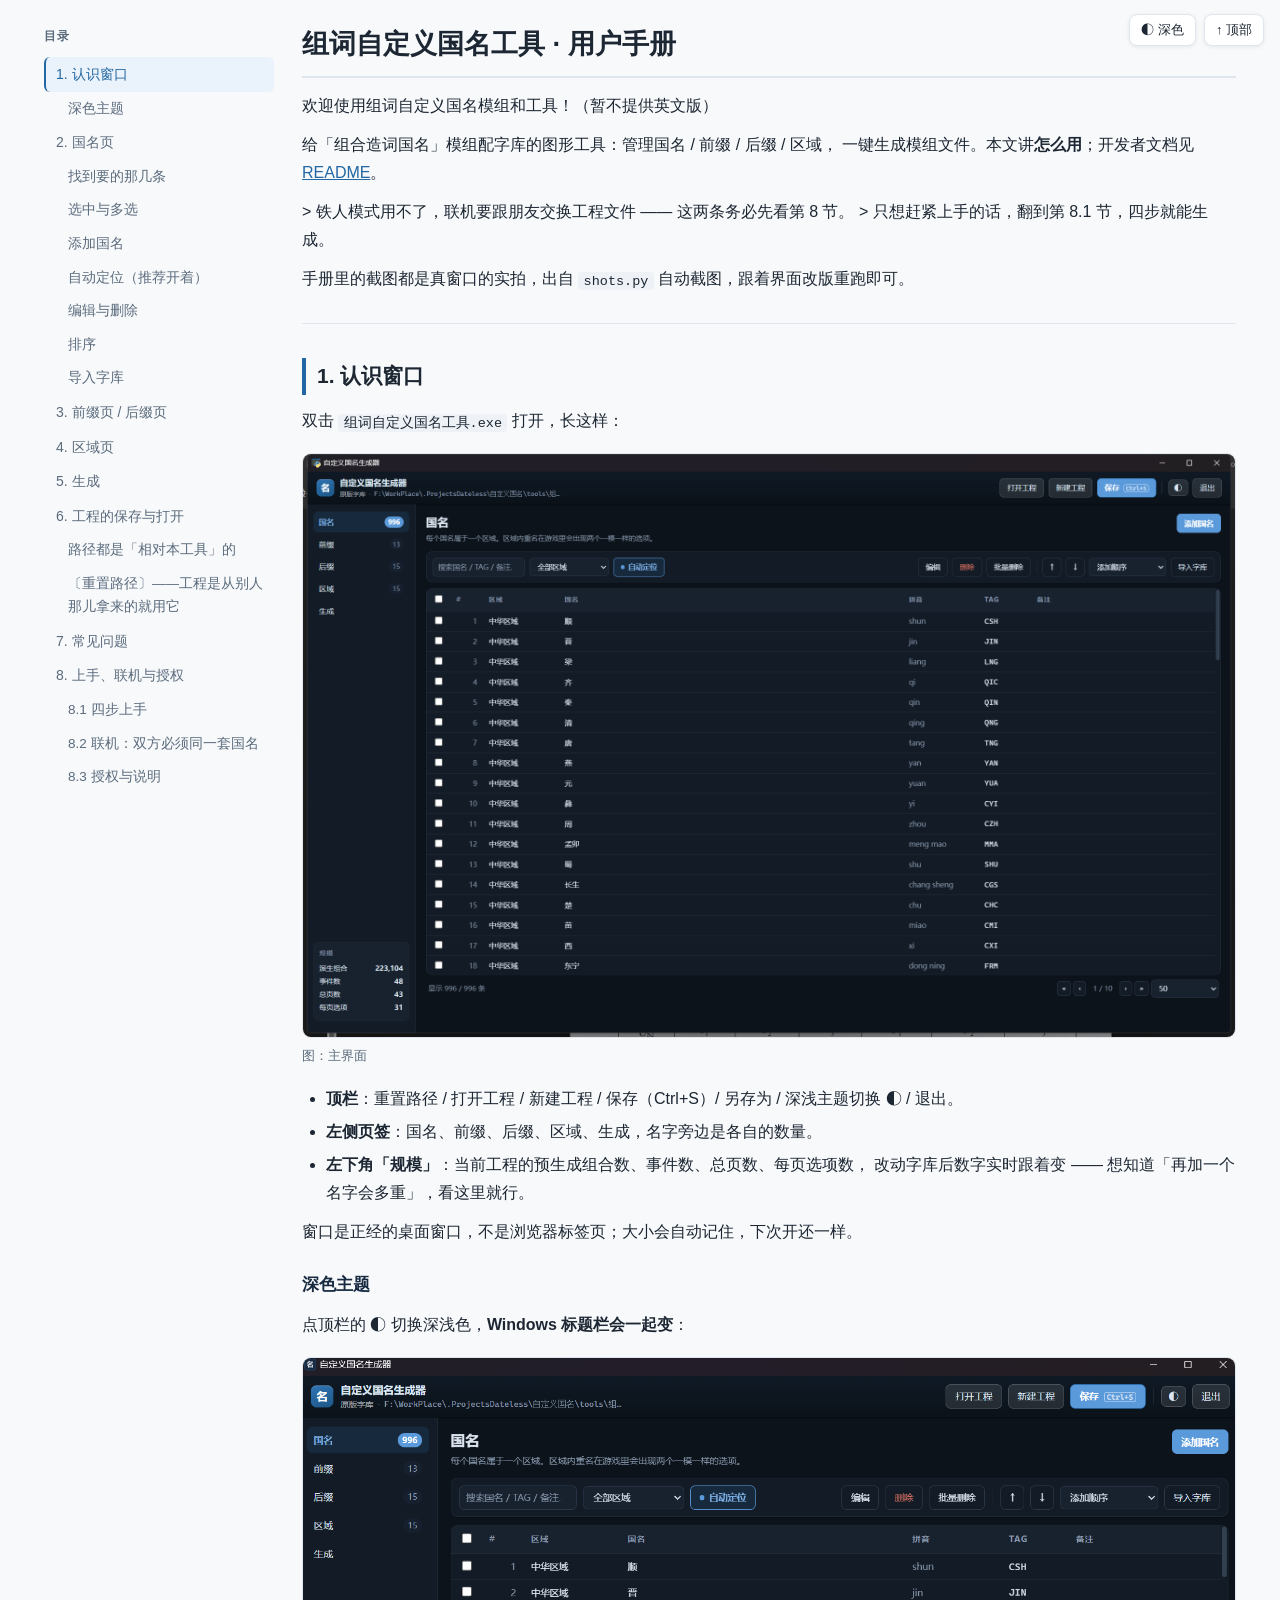
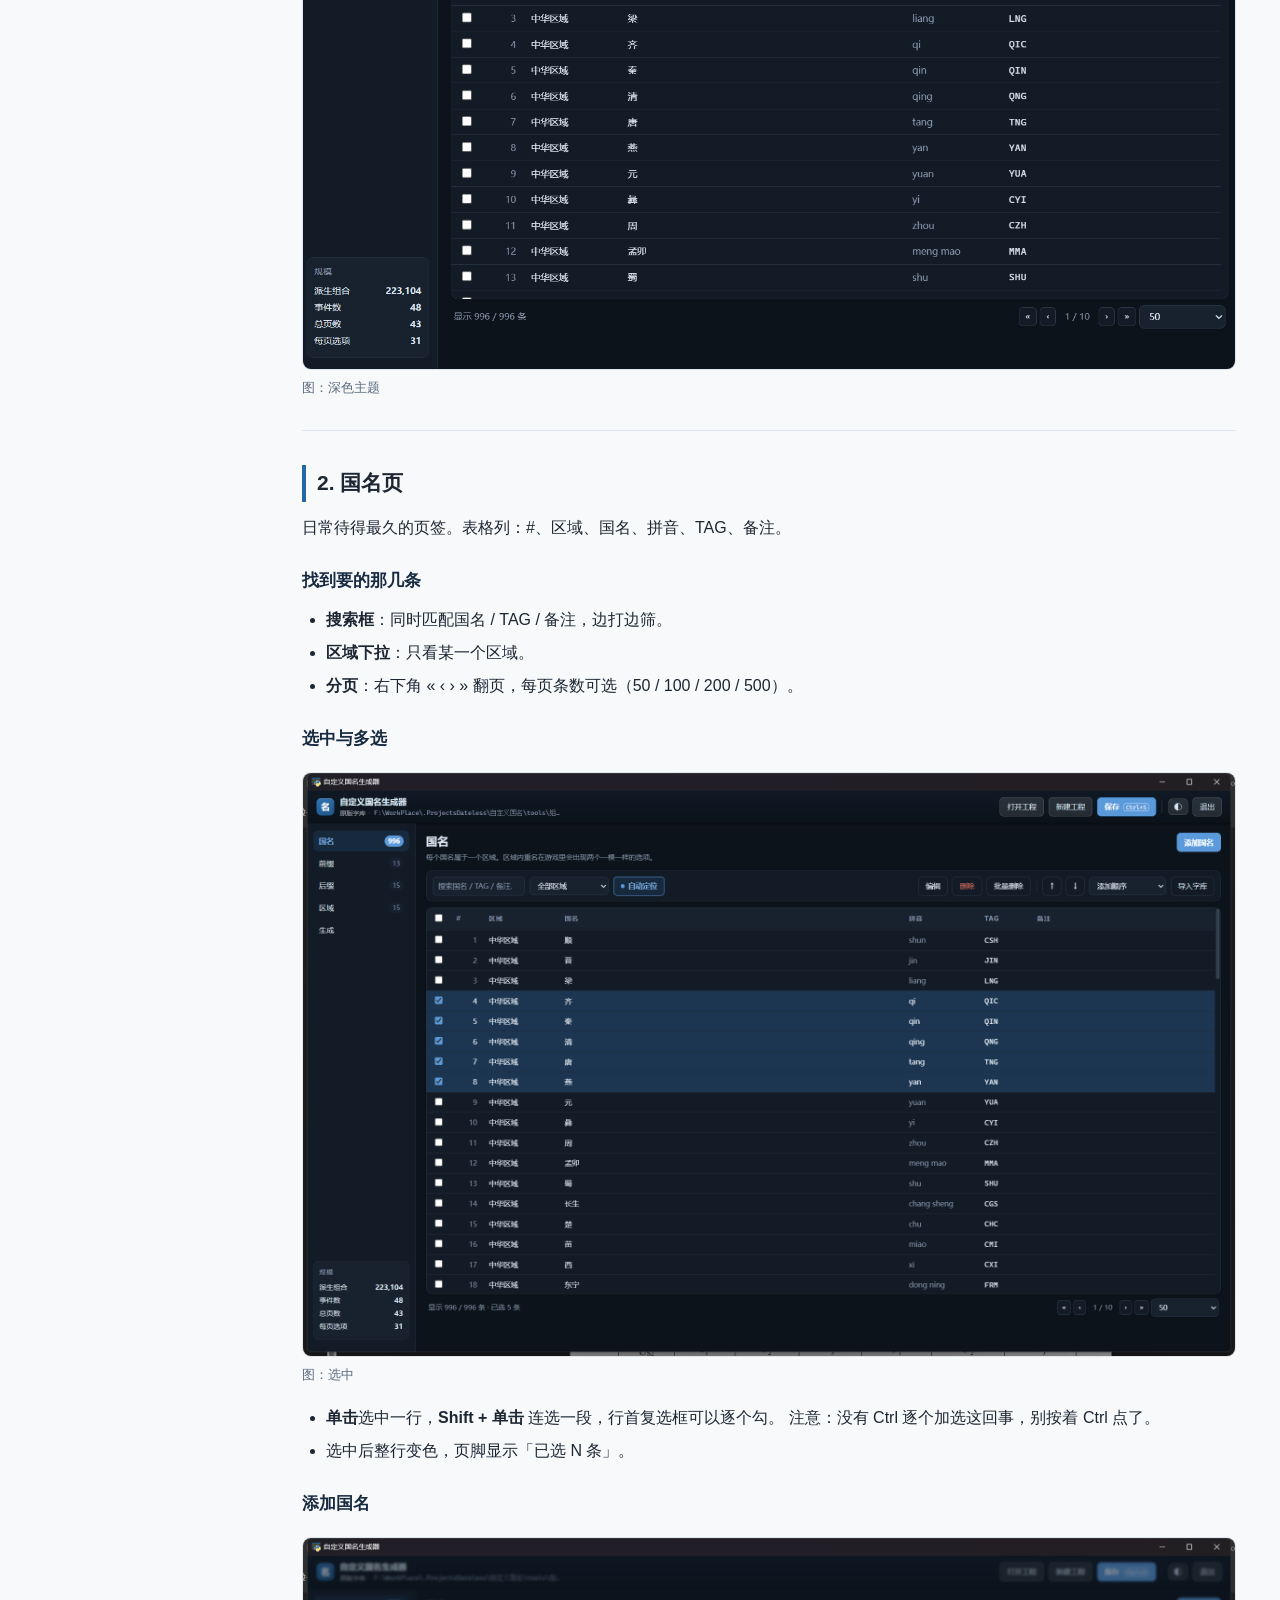
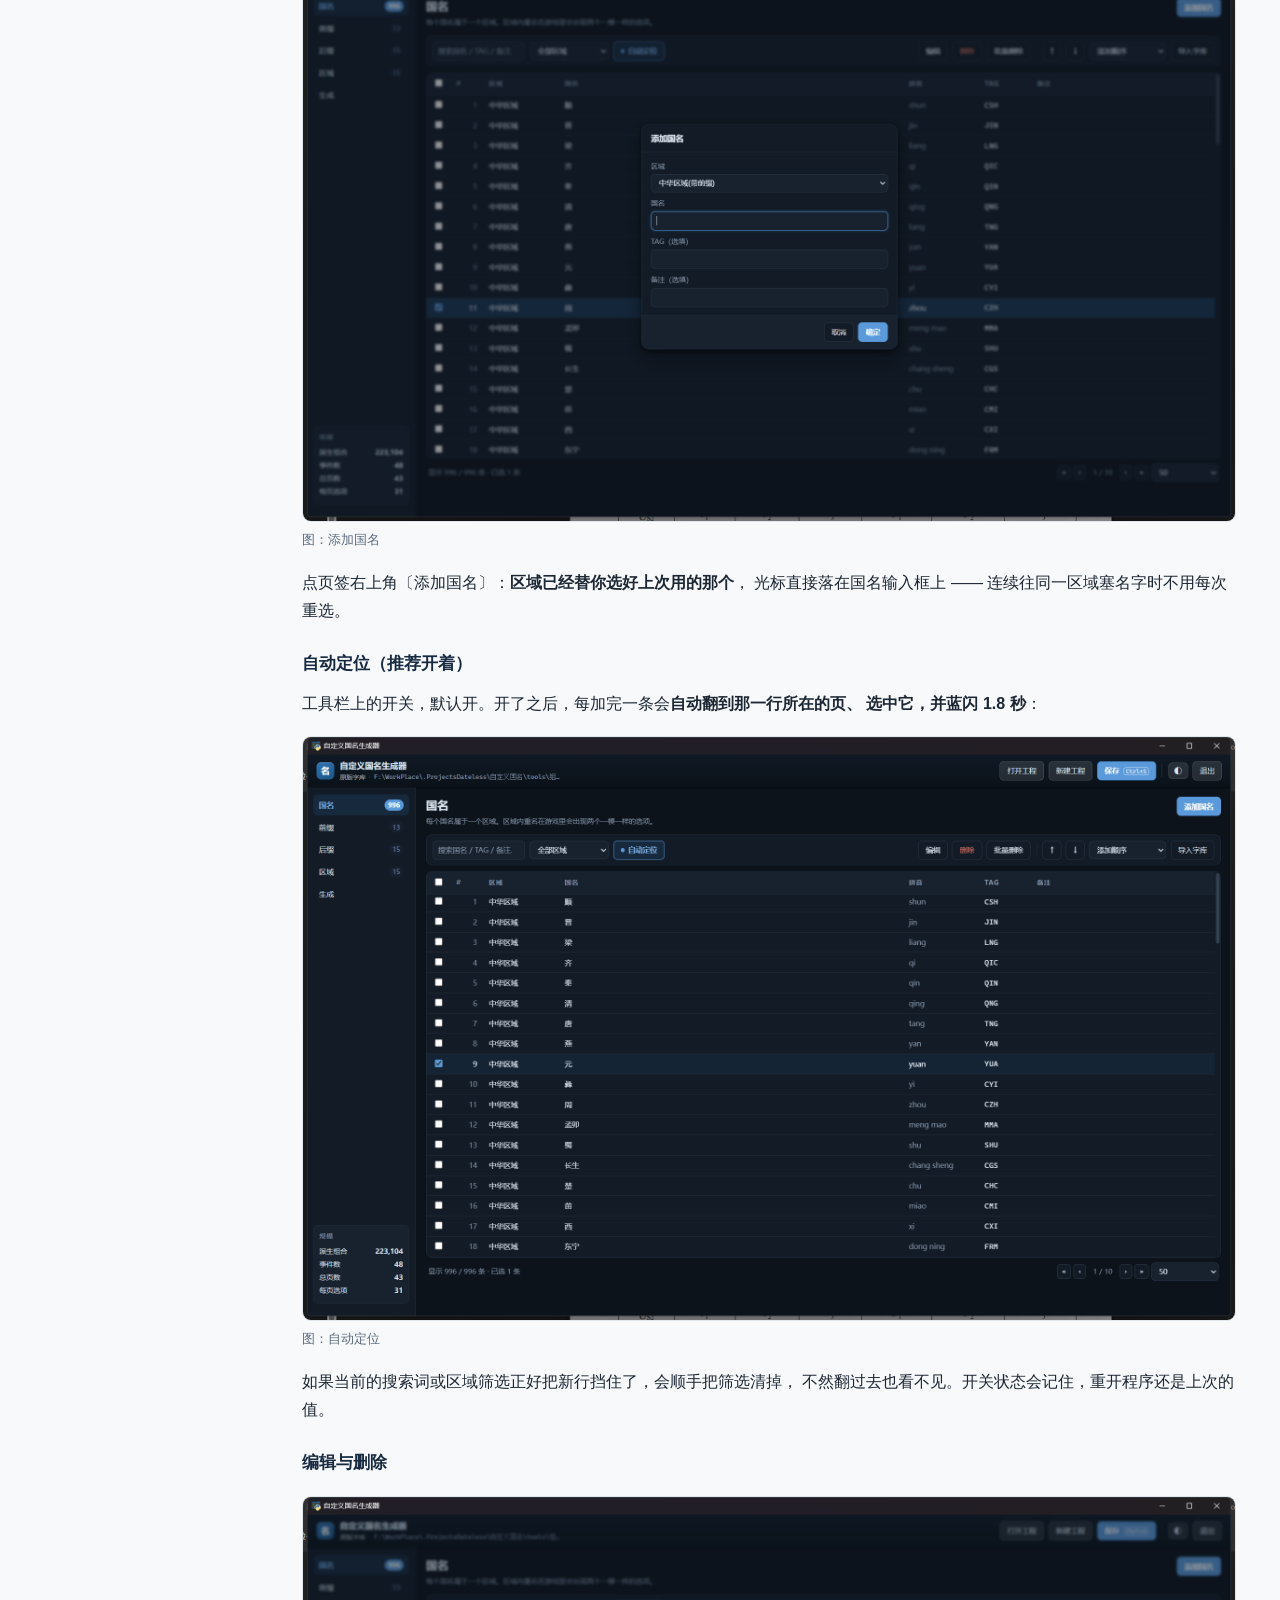
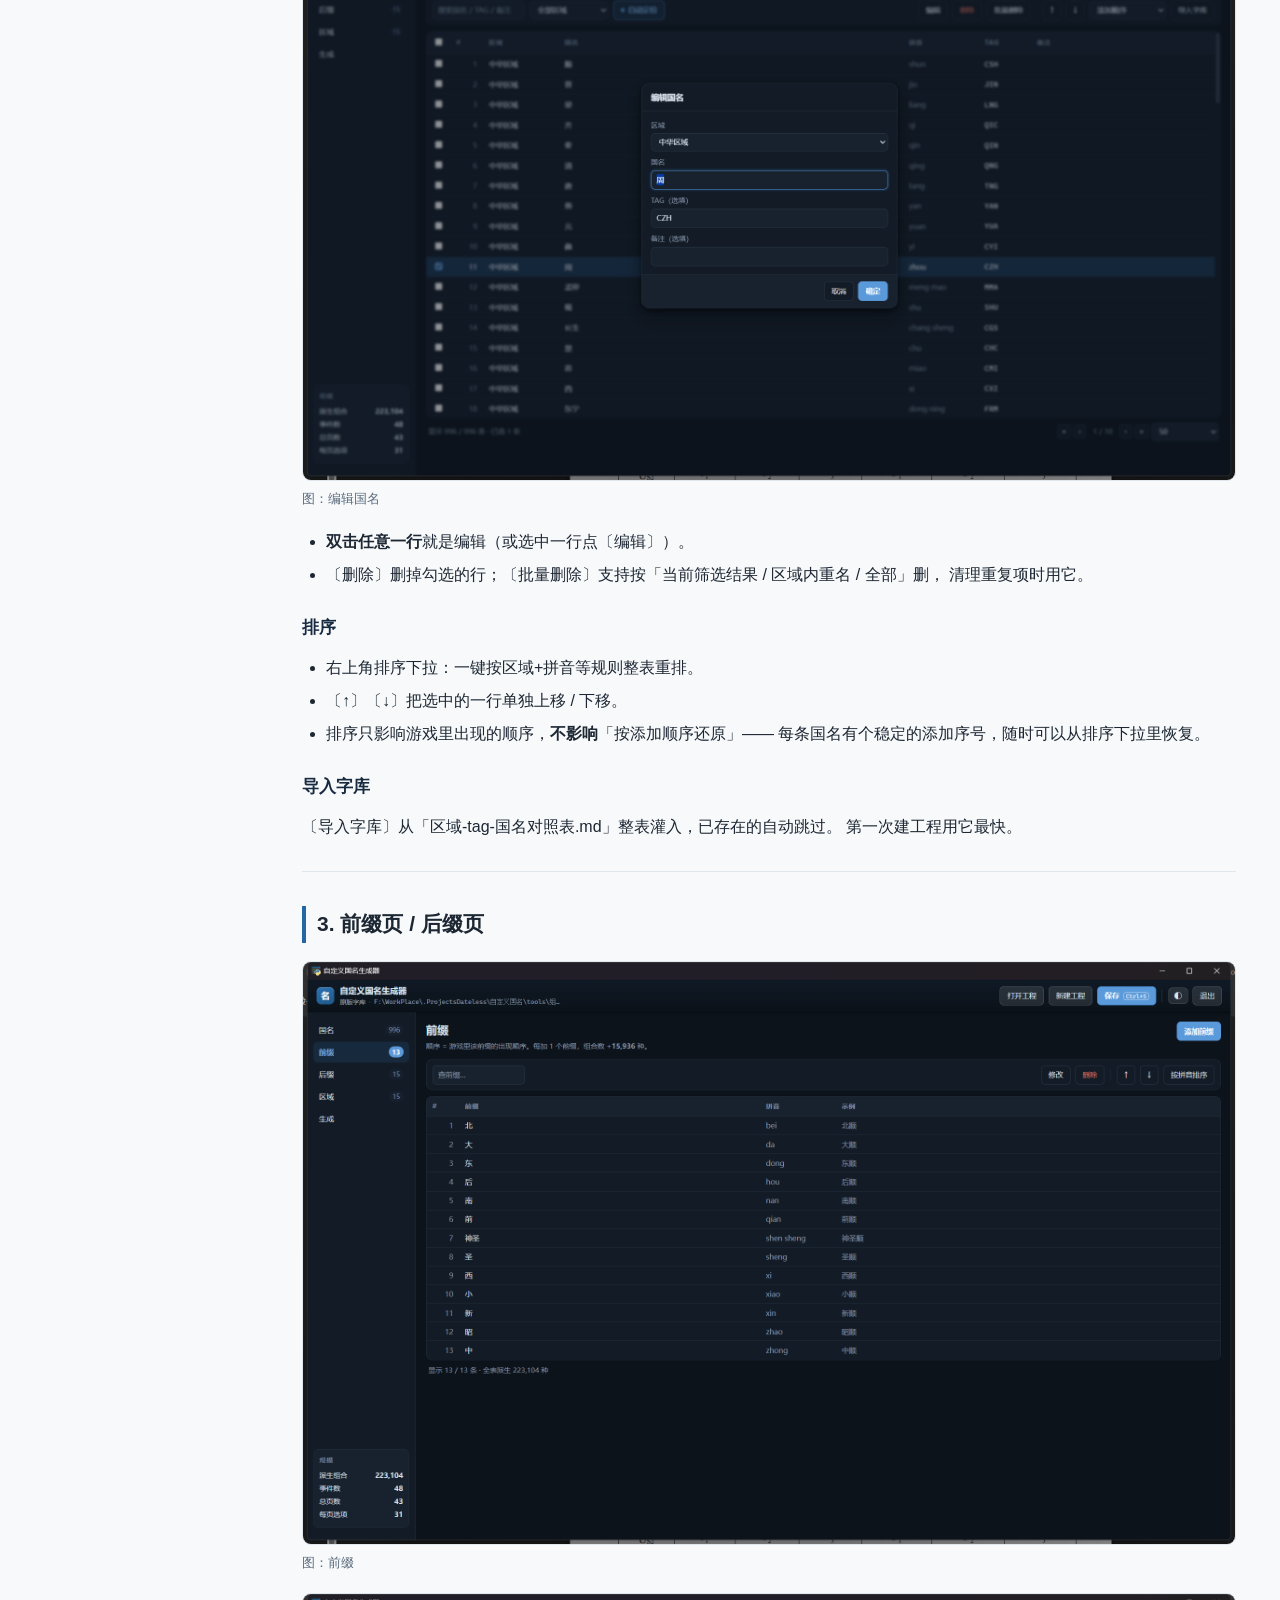
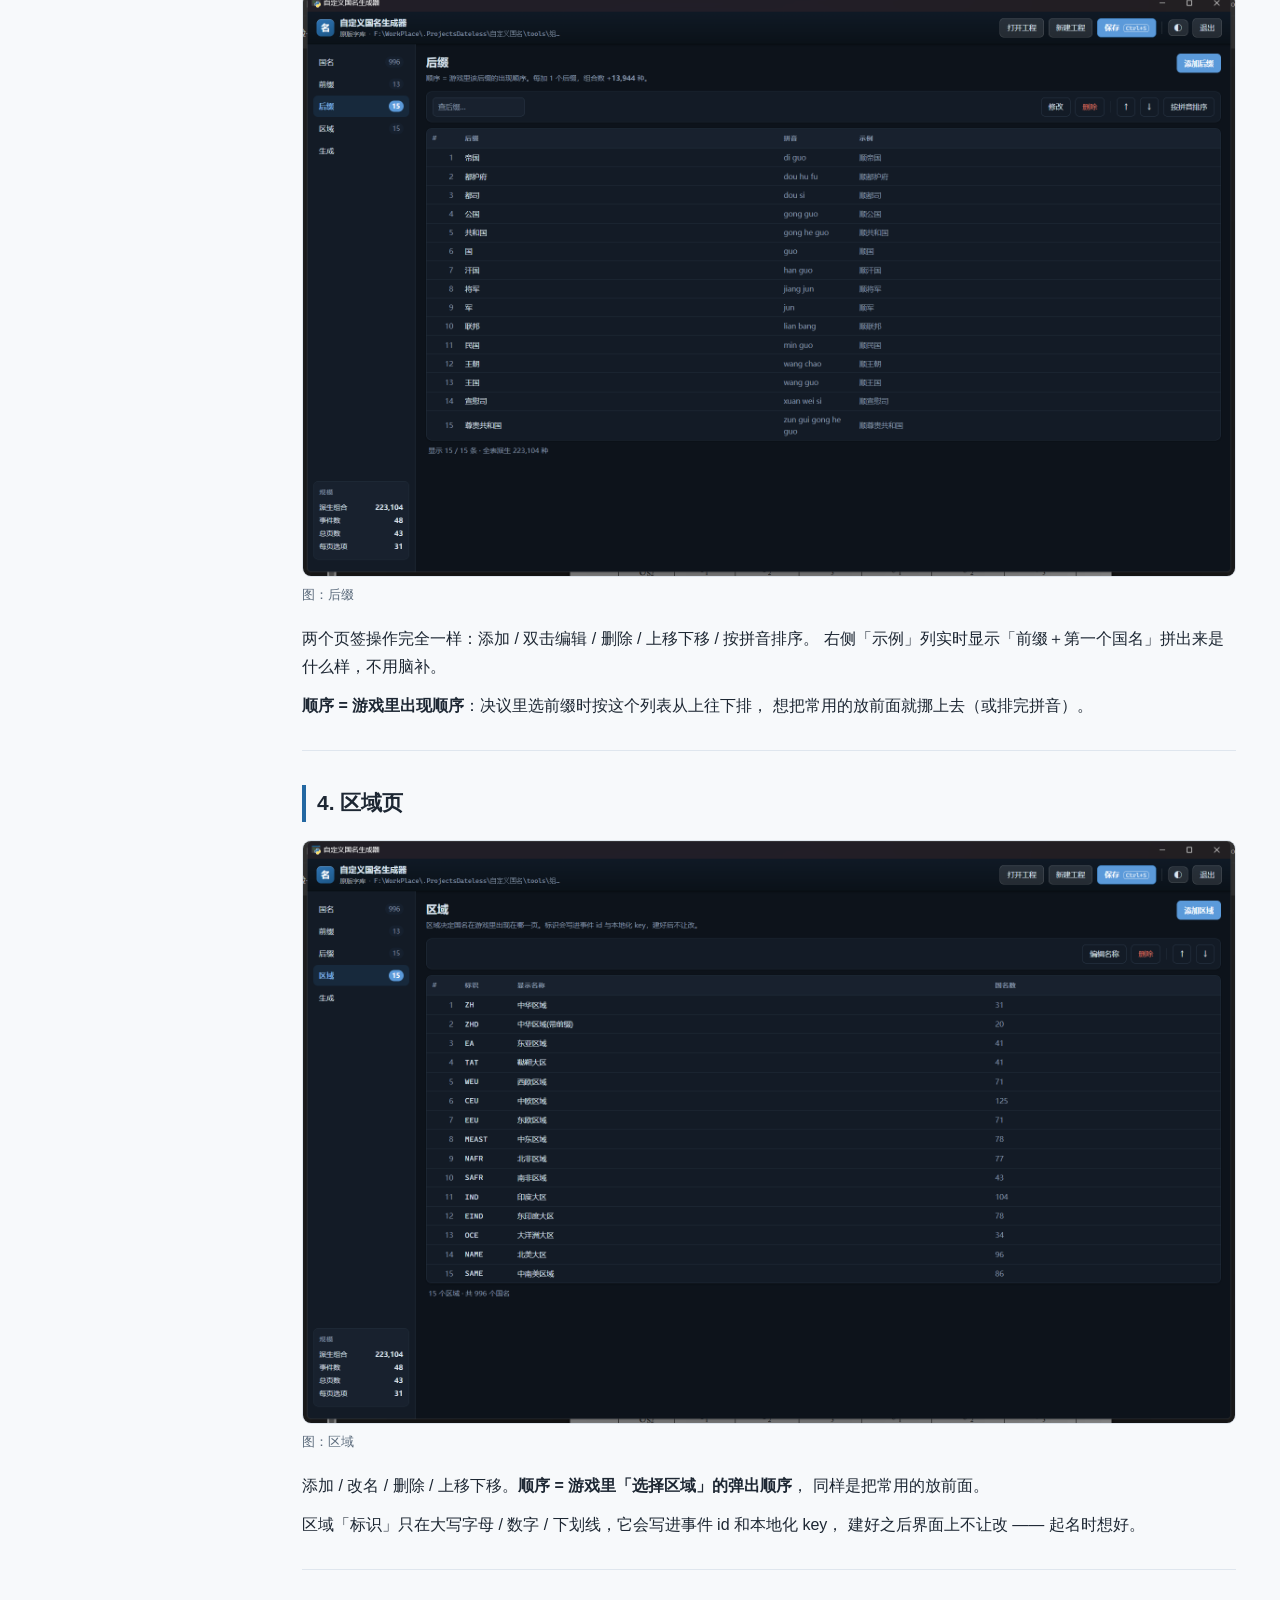
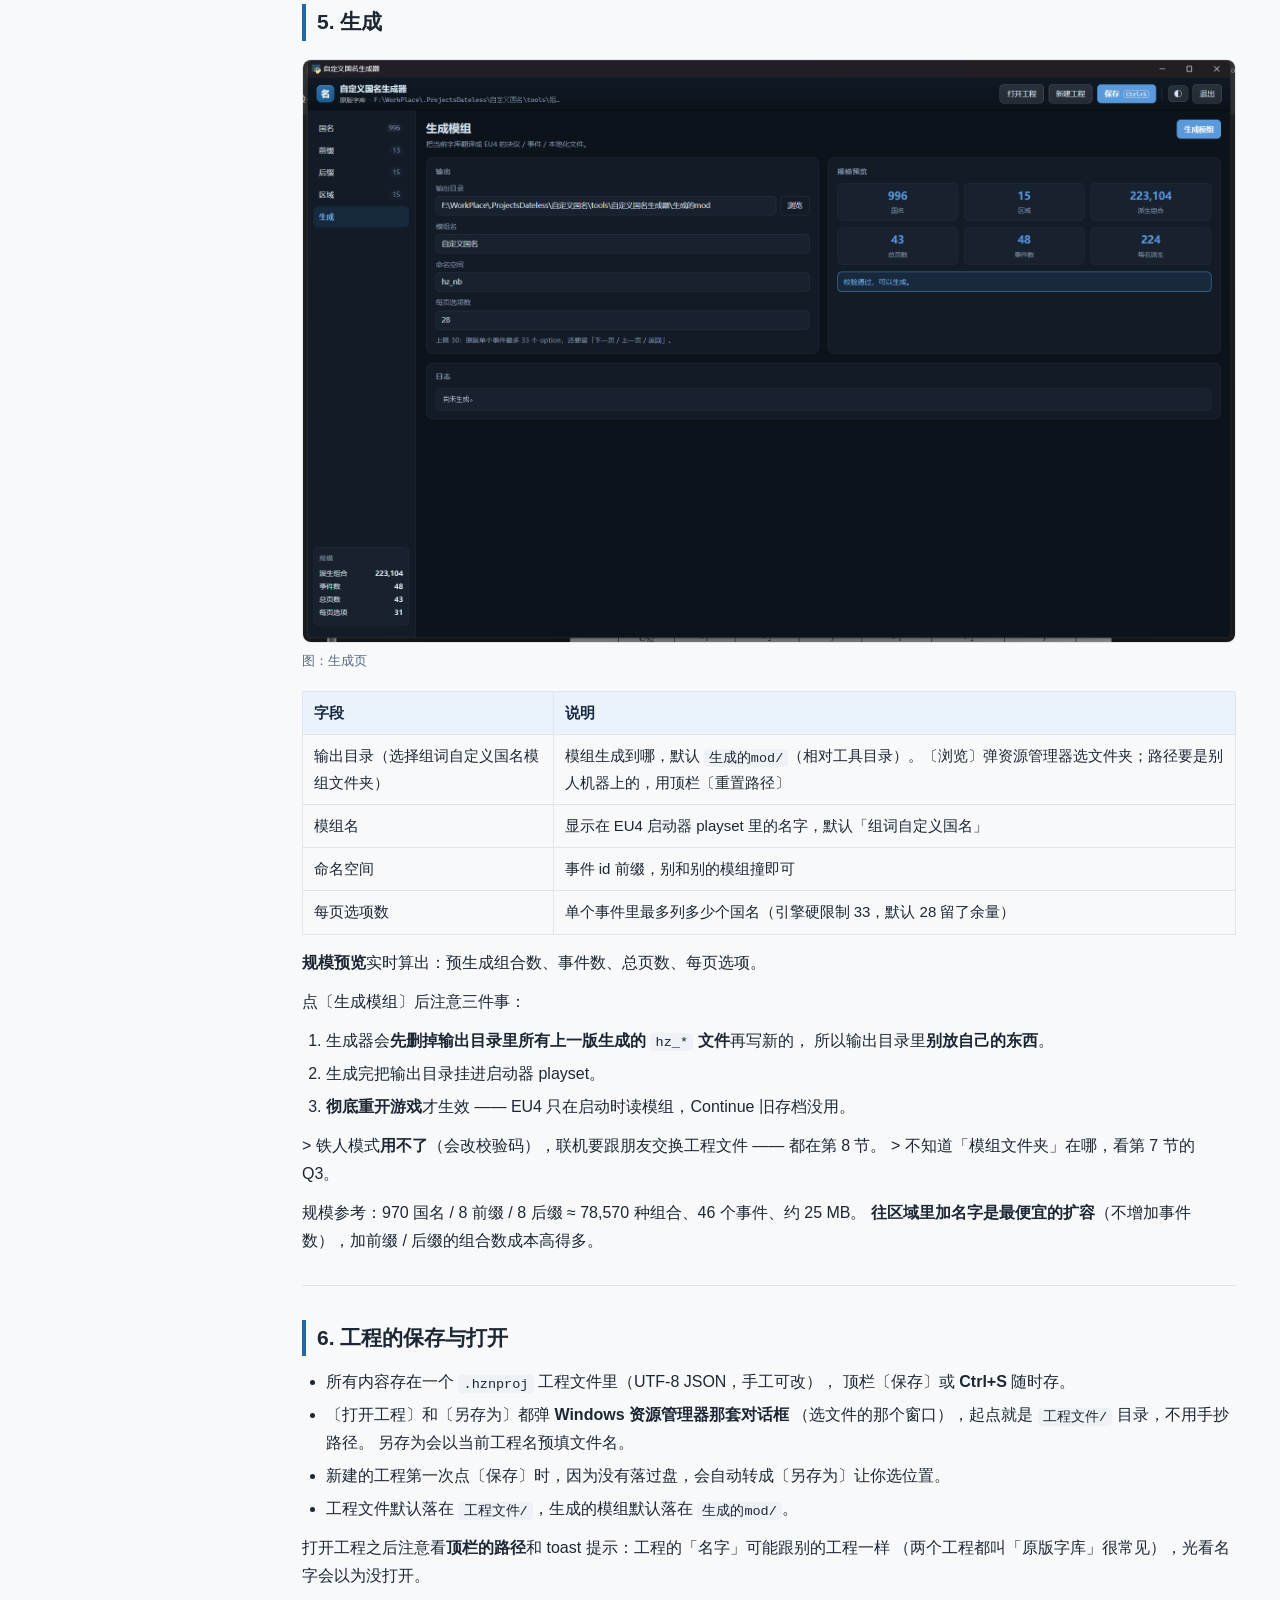
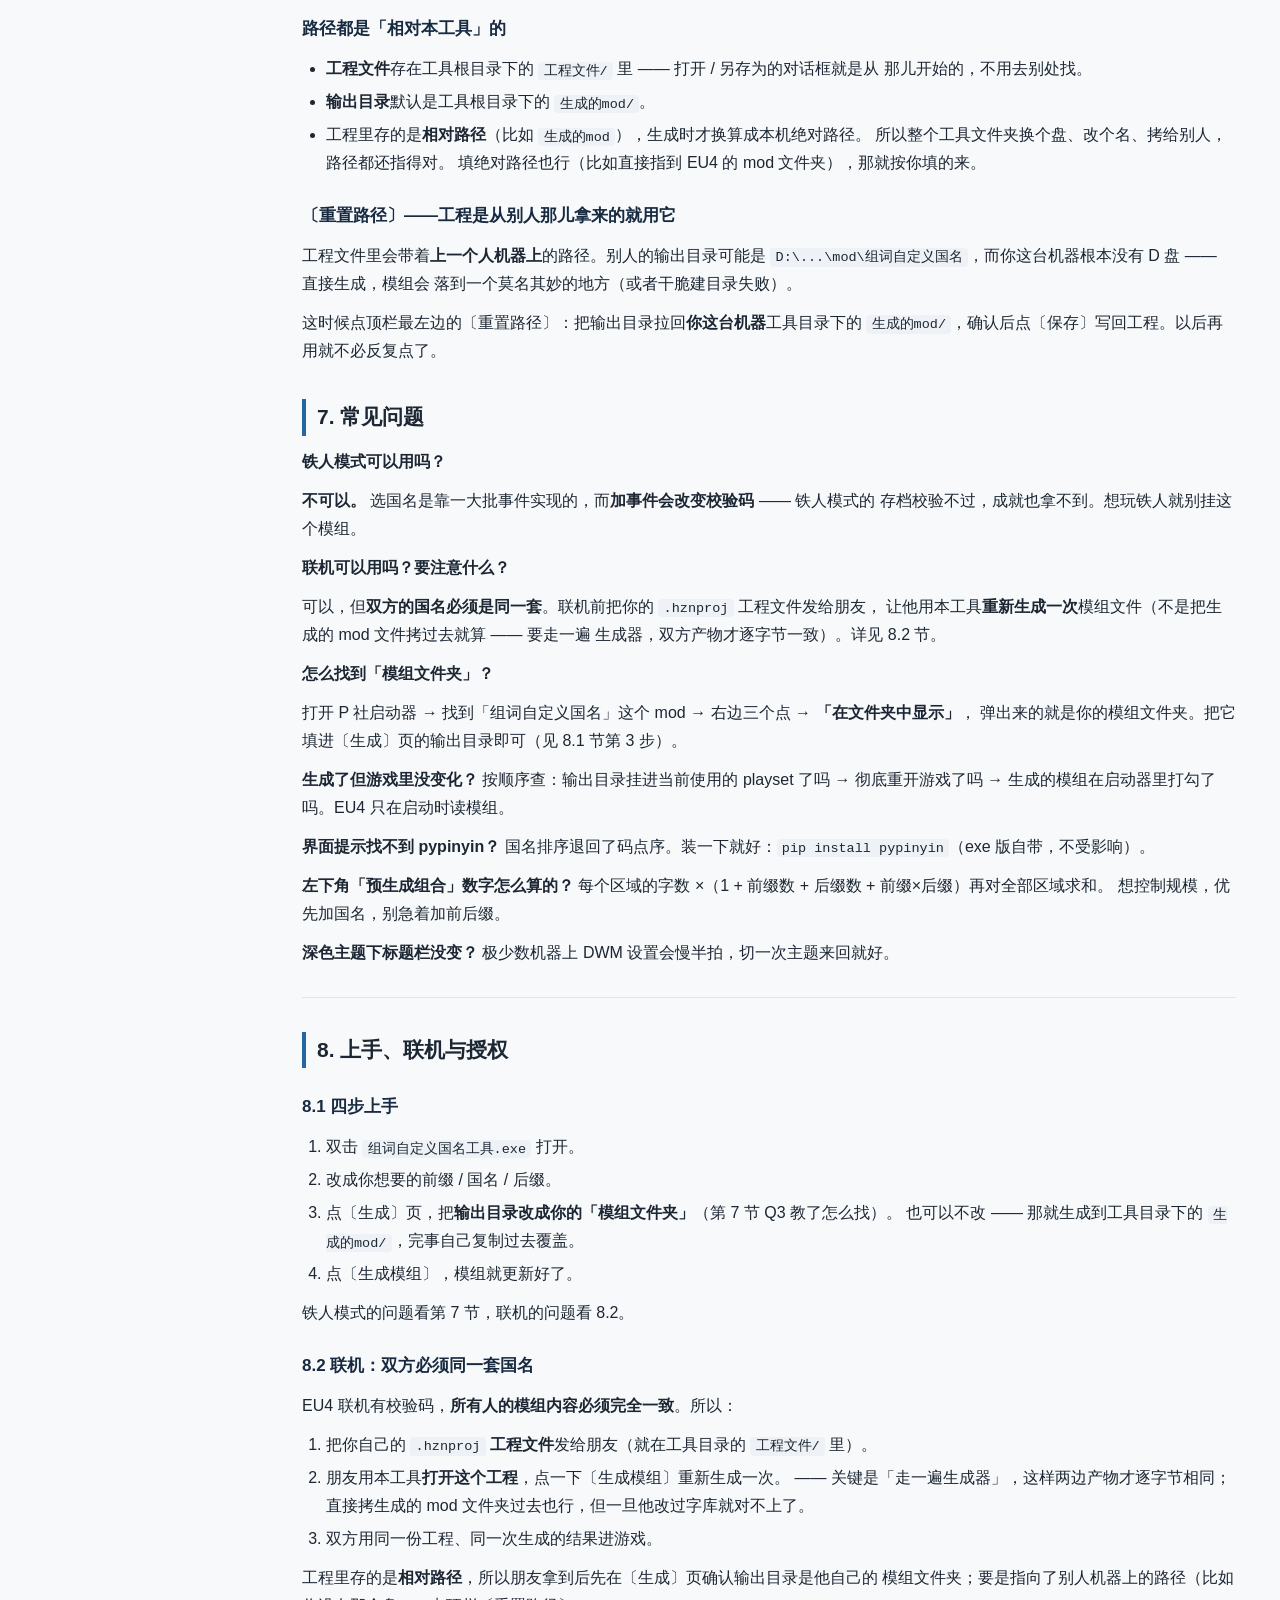
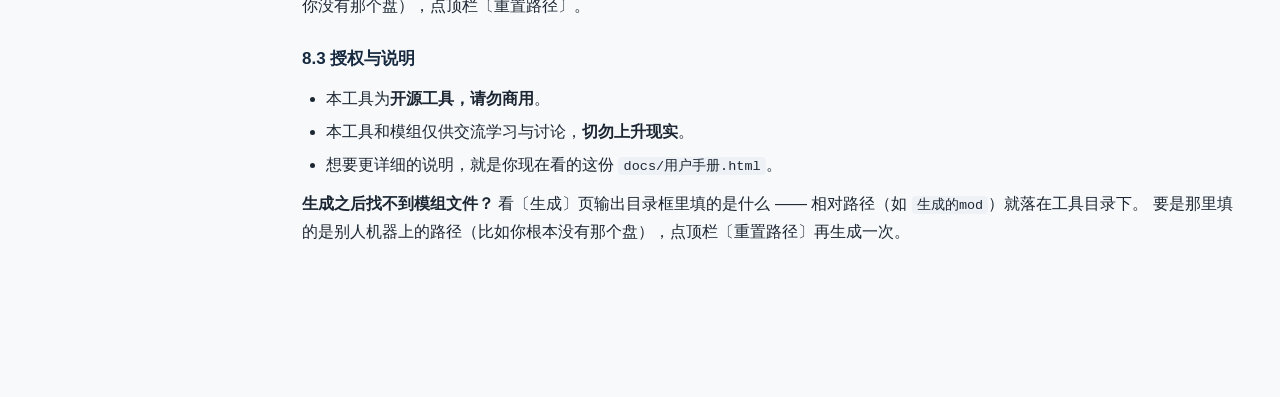
<file: docs/用户手册.html>
<!DOCTYPE html>
<html lang="zh-CN" data-theme="light">
<head>
<meta charset="utf-8">
<meta name="viewport" content="width=device-width,initial-scale=1">
<title>组词自定义国名工具 · 用户手册</title>
<style>
:root{
  --bg:#f7f9fb; --panel:#ffffff; --ink:#1d2733; --ink-dim:#5b6b7c;
  --line:#dfe6ee; --navy:#172a40; --blue:#2368a2; --blue-soft:#eaf2fb;
  --code-bg:#eef2f7; --warn:#8a4b00;
}
html[data-theme="dark"]{
  --bg:#131a22; --panel:#1b2430; --ink:#e3eaf2; --ink-dim:#9db0c4;
  --line:#2c3947; --navy:#0e1620; --blue:#5ea8e8; --blue-soft:#1e2c3c;
  --code-bg:#0f171f; --warn:#e2a758;
}
*{box-sizing:border-box}
body{margin:0;background:var(--bg);color:var(--ink);
  font:16px/1.75 -apple-system,"Segoe UI","Microsoft YaHei",sans-serif;
  -webkit-font-smoothing:antialiased}
a{color:var(--blue)}
code{background:var(--code-bg);padding:.12em .38em;border-radius:4px;
  font:13.5px/1.6 Consolas,"Cascadia Mono",monospace}
pre{background:var(--code-bg);padding:12px 14px;border-radius:8px;overflow:auto}

/* 布局：宽屏左侧目录，窄屏目录挪到正文上方 */
.wrap{display:flex;gap:28px;max-width:1240px;margin:0 auto;padding:0 24px 80px}
#toc{position:sticky;top:0;align-self:flex-start;width:230px;flex:none;
  max-height:100vh;overflow:auto;padding:26px 0}
#toc .t{font-weight:700;color:var(--ink-dim);font-size:12px;letter-spacing:.12em;
  text-transform:uppercase;margin-bottom:10px}
#toc a{display:block;padding:5px 10px;border-radius:6px;color:var(--ink-dim);
  text-decoration:none;font-size:14px;border-left:2px solid transparent}
#toc a:hover{background:var(--blue-soft)}
#toc a.on{color:var(--blue);border-left-color:var(--blue);background:var(--blue-soft)}
#toc a.lv3{padding-left:22px;font-size:13.5px}
main{flex:1;min-width:0;padding-bottom:60px}
@media (max-width:980px){
  .wrap{display:block;max-width:840px}
  #toc{position:static;width:auto;max-height:none;padding:18px 0 0}
  #toc a{display:inline-block;margin:0 4px 4px 0;border:1px solid var(--line)}
}

h1{font-size:27px;line-height:1.35;margin:26px 0 14px;padding-bottom:14px;
  border-bottom:2px solid var(--line)}
h2{font-size:21px;margin:34px 0 12px;padding-left:11px;
  border-left:4px solid var(--blue)}
h3{font-size:17px;margin:24px 0 8px;color:var(--navy)}
h3[id]{scroll-margin-top:16px}
html[data-theme="dark"] h3{color:var(--blue)}
p{margin:11px 0}
ul,ol{padding-left:1.5em;margin:11px 0}
li{margin:5px 0}
hr{border:0;border-top:1px solid var(--line);margin:30px 0}
table{border-collapse:collapse;width:100%;margin:14px 0;font-size:15px}
th,td{border:1px solid var(--line);padding:8px 11px;text-align:left;vertical-align:top}
th{background:var(--blue-soft);color:var(--navy)}
html[data-theme="dark"] th{color:var(--blue)}
figure{margin:18px 0}
figure img{display:block;width:100%;border:1px solid var(--line);
  border-radius:9px;background:var(--panel)}
figcaption{margin-top:7px;font-size:13px;color:var(--ink-dim)}
blockquote{margin:14px 0;padding:2px 0 2px 14px;color:var(--ink-dim);
  border-left:3px solid var(--blue)}

/* 顶栏按钮 */
#bar{position:fixed;right:16px;top:14px;display:flex;gap:8px;z-index:9}
#bar button{background:var(--panel);color:var(--ink);border:1px solid var(--line);
  border-radius:8px;padding:6px 11px;font-size:13px;cursor:pointer;
  box-shadow:0 1px 4px rgba(0,0,0,.08)}
#bar button:hover{border-color:var(--blue);color:var(--blue)}

@media print{
  #bar,#toc{display:none}
  .wrap{display:block;max-width:none;padding:0}
  body{background:#fff}
  figure{page-break-inside:avoid}
  h2{page-break-after:avoid}
}
</style>
</head>
<body>
<div id="bar">
  <button id="btnTheme" type="button">◐ 深色</button>
  <button id="btnTop" type="button">↑ 顶部</button>
</div>
<div class="wrap">
  <nav id="toc"><div class="t">目录</div><a class="lv2" href="#1-认识窗口">1. 认识窗口</a>
    <a class="lv3" href="#深色主题">深色主题</a>
    <a class="lv2" href="#2-国名页">2. 国名页</a>
    <a class="lv3" href="#找到要的那几条">找到要的那几条</a>
    <a class="lv3" href="#选中与多选">选中与多选</a>
    <a class="lv3" href="#添加国名">添加国名</a>
    <a class="lv3" href="#自动定位-推荐开着">自动定位（推荐开着）</a>
    <a class="lv3" href="#编辑与删除">编辑与删除</a>
    <a class="lv3" href="#排序">排序</a>
    <a class="lv3" href="#导入字库">导入字库</a>
    <a class="lv2" href="#3-前缀页-后缀页">3. 前缀页 / 后缀页</a>
    <a class="lv2" href="#4-区域页">4. 区域页</a>
    <a class="lv2" href="#5-生成">5. 生成</a>
    <a class="lv2" href="#6-工程的保存与打开">6. 工程的保存与打开</a>
    <a class="lv3" href="#路径都是-相对本工具-的">路径都是「相对本工具」的</a>
    <a class="lv3" href="#重置路径-工程是从别人那儿拿来的就用它">〔重置路径〕——工程是从别人那儿拿来的就用它</a>
    <a class="lv2" href="#7-常见问题">7. 常见问题</a>
    <a class="lv2" href="#8-上手-联机与授权">8. 上手、联机与授权</a>
    <a class="lv3" href="#8-1-四步上手">8.1 四步上手</a>
    <a class="lv3" href="#8-2-联机-双方必须同一套国名">8.2 联机：双方必须同一套国名</a>
    <a class="lv3" href="#8-3-授权与说明">8.3 授权与说明</a></nav>
  <main>
    <h1 id="组词自定义国名工具-用户手册">组词自定义国名工具 · 用户手册</h1>
    <p>欢迎使用组词自定义国名模组和工具！（暂不提供英文版）</p>
    <p>给「组合造词国名」模组配字库的图形工具：管理国名 / 前缀 / 后缀 / 区域， 一键生成模组文件。本文讲<strong>怎么用</strong>；开发者文档见 <a href="../README.md">README</a>。</p>
    <p>&gt; 铁人模式用不了，联机要跟朋友交换工程文件 —— 这两条务必先看第 8 节。 &gt; 只想赶紧上手的话，翻到第 8.1 节，四步就能生成。</p>
    <p>手册里的截图都是真窗口的实拍，出自 <code>shots.py</code> 自动截图，跟着界面改版重跑即可。</p>
    <hr>
    <h2 id="1-认识窗口">1. 认识窗口</h2>
    <p>双击 <code>组词自定义国名工具.exe</code> 打开，长这样：</p>
    <figure><a href="shots/01-main.png" target="_blank" rel="noreferrer"><img src="shots/01-main.png" alt="主界面"></a><figcaption>图：主界面</figcaption></figure>
    <ul><li><strong>顶栏</strong>：重置路径 / 打开工程 / 新建工程 / 保存（Ctrl+S）/ 另存为 / 深浅主题切换 ◐ / 退出。</li><li><strong>左侧页签</strong>：国名、前缀、后缀、区域、生成，名字旁边是各自的数量。</li><li><strong>左下角「规模」</strong>：当前工程的预生成组合数、事件数、总页数、每页选项数， 改动字库后数字实时跟着变 —— 想知道「再加一个名字会多重」，看这里就行。</li></ul>
    <p>窗口是正经的桌面窗口，不是浏览器标签页；大小会自动记住，下次开还一样。</p>
    <h3 id="深色主题">深色主题</h3>
    <p>点顶栏的 ◐ 切换深浅色，<strong>Windows 标题栏会一起变</strong>：</p>
    <figure><a href="shots/10-dark.png" target="_blank" rel="noreferrer"><img src="shots/10-dark.png" alt="深色主题"></a><figcaption>图：深色主题</figcaption></figure>
    <hr>
    <h2 id="2-国名页">2. 国名页</h2>
    <p>日常待得最久的页签。表格列：#、区域、国名、拼音、TAG、备注。</p>
    <h3 id="找到要的那几条">找到要的那几条</h3>
    <ul><li><strong>搜索框</strong>：同时匹配国名 / TAG / 备注，边打边筛。</li><li><strong>区域下拉</strong>：只看某一个区域。</li><li><strong>分页</strong>：右下角 « ‹ › » 翻页，每页条数可选（50 / 100 / 200 / 500）。</li></ul>
    <h3 id="选中与多选">选中与多选</h3>
    <figure><a href="shots/02-select.png" target="_blank" rel="noreferrer"><img src="shots/02-select.png" alt="选中"></a><figcaption>图：选中</figcaption></figure>
    <ul><li><strong>单击</strong>选中一行，<strong>Shift + 单击</strong> 连选一段，行首复选框可以逐个勾。 注意：没有 Ctrl 逐个加选这回事，别按着 Ctrl 点了。</li><li>选中后整行变色，页脚显示「已选 N 条」。</li></ul>
    <h3 id="添加国名">添加国名</h3>
    <figure><a href="shots/04-add.png" target="_blank" rel="noreferrer"><img src="shots/04-add.png" alt="添加国名"></a><figcaption>图：添加国名</figcaption></figure>
    <p>点页签右上角〔添加国名〕：<strong>区域已经替你选好上次用的那个</strong>， 光标直接落在国名输入框上 —— 连续往同一区域塞名字时不用每次重选。</p>
    <h3 id="自动定位-推荐开着">自动定位（推荐开着）</h3>
    <p>工具栏上的开关，默认开。开了之后，每加完一条会<strong>自动翻到那一行所在的页、 选中它，并蓝闪 1.8 秒</strong>：</p>
    <figure><a href="shots/05-follow.png" target="_blank" rel="noreferrer"><img src="shots/05-follow.png" alt="自动定位"></a><figcaption>图：自动定位</figcaption></figure>
    <p>如果当前的搜索词或区域筛选正好把新行挡住了，会顺手把筛选清掉， 不然翻过去也看不见。开关状态会记住，重开程序还是上次的值。</p>
    <h3 id="编辑与删除">编辑与删除</h3>
    <figure><a href="shots/03-edit.png" target="_blank" rel="noreferrer"><img src="shots/03-edit.png" alt="编辑国名"></a><figcaption>图：编辑国名</figcaption></figure>
    <ul><li><strong>双击任意一行</strong>就是编辑（或选中一行点〔编辑〕）。</li><li>〔删除〕删掉勾选的行；〔批量删除〕支持按「当前筛选结果 / 区域内重名 / 全部」删， 清理重复项时用它。</li></ul>
    <h3 id="排序">排序</h3>
    <ul><li>右上角排序下拉：一键按区域+拼音等规则整表重排。</li><li>〔↑〕〔↓〕把选中的一行单独上移 / 下移。</li><li>排序只影响游戏里出现的顺序，<strong>不影响</strong>「按添加顺序还原」—— 每条国名有个稳定的添加序号，随时可以从排序下拉里恢复。</li></ul>
    <h3 id="导入字库">导入字库</h3>
    <p>〔导入字库〕从「区域-tag-国名对照表.md」整表灌入，已存在的自动跳过。 第一次建工程用它最快。</p>
    <hr>
    <h2 id="3-前缀页-后缀页">3. 前缀页 / 后缀页</h2>
    <figure><a href="shots/06-prefix.png" target="_blank" rel="noreferrer"><img src="shots/06-prefix.png" alt="前缀"></a><figcaption>图：前缀</figcaption></figure>
    <figure><a href="shots/07-suffix.png" target="_blank" rel="noreferrer"><img src="shots/07-suffix.png" alt="后缀"></a><figcaption>图：后缀</figcaption></figure>
    <p>两个页签操作完全一样：添加 / 双击编辑 / 删除 / 上移下移 / 按拼音排序。 右侧「示例」列实时显示「前缀＋第一个国名」拼出来是什么样，不用脑补。</p>
    <p><strong>顺序 = 游戏里出现顺序</strong>：决议里选前缀时按这个列表从上往下排， 想把常用的放前面就挪上去（或排完拼音）。</p>
    <hr>
    <h2 id="4-区域页">4. 区域页</h2>
    <figure><a href="shots/08-regions.png" target="_blank" rel="noreferrer"><img src="shots/08-regions.png" alt="区域"></a><figcaption>图：区域</figcaption></figure>
    <p>添加 / 改名 / 删除 / 上移下移。<strong>顺序 = 游戏里「选择区域」的弹出顺序</strong>， 同样是把常用的放前面。</p>
    <p>区域「标识」只在大写字母 / 数字 / 下划线，它会写进事件 id 和本地化 key， 建好之后界面上不让改 —— 起名时想好。</p>
    <hr>
    <h2 id="5-生成">5. 生成</h2>
    <figure><a href="shots/09-build.png" target="_blank" rel="noreferrer"><img src="shots/09-build.png" alt="生成页"></a><figcaption>图：生成页</figcaption></figure>
    <table><thead><tr><th>字段</th><th>说明</th></tr></thead><tbody><tr><td>输出目录（选择组词自定义国名模组文件夹）</td><td>模组生成到哪，默认 <code>生成的mod/</code>（相对工具目录）。〔浏览〕弹资源管理器选文件夹；路径要是别人机器上的，用顶栏〔重置路径〕</td></tr><tr><td>模组名</td><td>显示在 EU4 启动器 playset 里的名字，默认「组词自定义国名」</td></tr><tr><td>命名空间</td><td>事件 id 前缀，别和别的模组撞即可</td></tr><tr><td>每页选项数</td><td>单个事件里最多列多少个国名（引擎硬限制 33，默认 28 留了余量）</td></tr></tbody></table>
    <p><strong>规模预览</strong>实时算出：预生成组合数、事件数、总页数、每页选项。</p>
    <p>点〔生成模组〕后注意三件事：</p>
    <ol><li>生成器会<strong>先删掉输出目录里所有上一版生成的 <code>hz_*</code> 文件</strong>再写新的， 所以输出目录里<strong>别放自己的东西</strong>。</li><li>生成完把输出目录挂进启动器 playset。</li><li><strong>彻底重开游戏</strong>才生效 —— EU4 只在启动时读模组，Continue 旧存档没用。</li></ol>
    <p>&gt; 铁人模式<strong>用不了</strong>（会改校验码），联机要跟朋友交换工程文件 —— 都在第 8 节。 &gt; 不知道「模组文件夹」在哪，看第 7 节的 Q3。</p>
    <p>规模参考：970 国名 / 8 前缀 / 8 后缀 ≈ 78,570 种组合、46 个事件、约 25 MB。 <strong>往区域里加名字是最便宜的扩容</strong>（不增加事件数），加前缀 / 后缀的组合数成本高得多。</p>
    <hr>
    <h2 id="6-工程的保存与打开">6. 工程的保存与打开</h2>
    <ul><li>所有内容存在一个 <code>.hznproj</code> 工程文件里（UTF-8 JSON，手工可改）， 顶栏〔保存〕或 <strong>Ctrl+S</strong> 随时存。</li><li>〔打开工程〕和〔另存为〕都弹 <strong>Windows 资源管理器那套对话框</strong> （选文件的那个窗口），起点就是 <code>工程文件/</code> 目录，不用手抄路径。 另存为会以当前工程名预填文件名。</li><li>新建的工程第一次点〔保存〕时，因为没有落过盘，会自动转成〔另存为〕让你选位置。</li><li>工程文件默认落在 <code>工程文件/</code>，生成的模组默认落在 <code>生成的mod/</code>。</li></ul>
    <p>打开工程之后注意看<strong>顶栏的路径</strong>和 toast 提示：工程的「名字」可能跟别的工程一样 （两个工程都叫「原版字库」很常见），光看名字会以为没打开。</p>
    <h3 id="路径都是-相对本工具-的">路径都是「相对本工具」的</h3>
    <ul><li><strong>工程文件</strong>存在工具根目录下的 <code>工程文件/</code> 里 —— 打开 / 另存为的对话框就是从 那儿开始的，不用去别处找。</li><li><strong>输出目录</strong>默认是工具根目录下的 <code>生成的mod/</code>。</li><li>工程里存的是<strong>相对路径</strong>（比如 <code>生成的mod</code>），生成时才换算成本机绝对路径。 所以整个工具文件夹换个盘、改个名、拷给别人，路径都还指得对。 填绝对路径也行（比如直接指到 EU4 的 mod 文件夹），那就按你填的来。</li></ul>
    <h3 id="重置路径-工程是从别人那儿拿来的就用它">〔重置路径〕——工程是从别人那儿拿来的就用它</h3>
    <p>工程文件里会带着<strong>上一个人机器上</strong>的路径。别人的输出目录可能是 <code>D:\...\mod\组词自定义国名</code>，而你这台机器根本没有 D 盘 —— 直接生成，模组会 落到一个莫名其妙的地方（或者干脆建目录失败）。</p>
    <p>这时候点顶栏最左边的〔重置路径〕：把输出目录拉回<strong>你这台机器</strong>工具目录下的 <code>生成的mod/</code>，确认后点〔保存〕写回工程。以后再用就不必反复点了。</p>
    <h2 id="7-常见问题">7. 常见问题</h2>
    <p><strong>铁人模式可以用吗？</strong></p>
    <p><strong>不可以。</strong> 选国名是靠一大批事件实现的，而<strong>加事件会改变校验码</strong> —— 铁人模式的 存档校验不过，成就也拿不到。想玩铁人就别挂这个模组。</p>
    <p><strong>联机可以用吗？要注意什么？</strong></p>
    <p>可以，但<strong>双方的国名必须是同一套</strong>。联机前把你的 <code>.hznproj</code> 工程文件发给朋友， 让他用本工具<strong>重新生成一次</strong>模组文件（不是把生成的 mod 文件拷过去就算 —— 要走一遍 生成器，双方产物才逐字节一致）。详见 8.2 节。</p>
    <p><strong>怎么找到「模组文件夹」？</strong></p>
    <p>打开 P 社启动器 → 找到「组词自定义国名」这个 mod → 右边三个点 → <strong>「在文件夹中显示」</strong>， 弹出来的就是你的模组文件夹。把它填进〔生成〕页的输出目录即可（见 8.1 节第 3 步）。</p>
    <p><strong>生成了但游戏里没变化？</strong> 按顺序查：输出目录挂进当前使用的 playset 了吗 → 彻底重开游戏了吗 → 生成的模组在启动器里打勾了吗。EU4 只在启动时读模组。</p>
    <p><strong>界面提示找不到 pypinyin？</strong> 国名排序退回了码点序。装一下就好：<code>pip install pypinyin</code>（exe 版自带，不受影响）。</p>
    <p><strong>左下角「预生成组合」数字怎么算的？</strong> 每个区域的字数 ×（1 + 前缀数 + 后缀数 + 前缀×后缀）再对全部区域求和。 想控制规模，优先加国名，别急着加前后缀。</p>
    <p><strong>深色主题下标题栏没变？</strong> 极少数机器上 DWM 设置会慢半拍，切一次主题来回就好。</p>
    <hr>
    <h2 id="8-上手-联机与授权">8. 上手、联机与授权</h2>
    <h3 id="8-1-四步上手">8.1 四步上手</h3>
    <ol><li>双击 <code>组词自定义国名工具.exe</code> 打开。</li><li>改成你想要的前缀 / 国名 / 后缀。</li><li>点〔生成〕页，把<strong>输出目录改成你的「模组文件夹」</strong>（第 7 节 Q3 教了怎么找）。 也可以不改 —— 那就生成到工具目录下的 <code>生成的mod/</code>，完事自己复制过去覆盖。</li><li>点〔生成模组〕，模组就更新好了。</li></ol>
    <p>铁人模式的问题看第 7 节，联机的问题看 8.2。</p>
    <h3 id="8-2-联机-双方必须同一套国名">8.2 联机：双方必须同一套国名</h3>
    <p>EU4 联机有校验码，<strong>所有人的模组内容必须完全一致</strong>。所以：</p>
    <ol><li>把你自己的 <code>.hznproj</code> <strong>工程文件</strong>发给朋友（就在工具目录的 <code>工程文件/</code> 里）。</li><li>朋友用本工具<strong>打开这个工程</strong>，点一下〔生成模组〕重新生成一次。 —— 关键是「走一遍生成器」，这样两边产物才逐字节相同；直接拷生成的 mod 文件夹过去也行，但一旦他改过字库就对不上了。</li><li>双方用同一份工程、同一次生成的结果进游戏。</li></ol>
    <p>工程里存的是<strong>相对路径</strong>，所以朋友拿到后先在〔生成〕页确认输出目录是他自己的 模组文件夹；要是指向了别人机器上的路径（比如你没有那个盘），点顶栏〔重置路径〕。</p>
    <h3 id="8-3-授权与说明">8.3 授权与说明</h3>
    <ul><li>本工具为<strong>开源工具，请勿商用</strong>。</li><li>本工具和模组仅供交流学习与讨论，<strong>切勿上升现实</strong>。</li><li>想要更详细的说明，就是你现在看的这份 <code>docs/用户手册.html</code>。</li></ul>
    <p><strong>生成之后找不到模组文件？</strong> 看〔生成〕页输出目录框里填的是什么 —— 相对路径（如 <code>生成的mod</code>）就落在工具目录下。 要是那里填的是别人机器上的路径（比如你根本没有那个盘），点顶栏〔重置路径〕再生成一次。</p>
  </main>
</div>
<script>
(function(){
  var doc=document.documentElement;
  var btn=document.getElementById('btnTheme');
  var saved='';
  try{saved=localStorage.getItem('hz-manual-theme')||''}catch(e){}
  function set(t){
    doc.setAttribute('data-theme',t);
    btn.textContent = t==='dark' ? '☀ 浅色' : '◐ 深色';
    try{localStorage.setItem('hz-manual-theme',t)}catch(e){}
  }
  set(saved==='dark'?'dark':'light');
  btn.onclick=function(){ set(doc.getAttribute('data-theme')==='dark'?'light':'dark'); };
  document.getElementById('btnTop').onclick=function(){
    window.scrollTo({top:0,behavior:'smooth'});
  };
  // 目录高亮：滚到哪一节就把对应链接点亮
  var links=[].slice.call(document.querySelectorAll('#toc a'));
  var heads=links.map(function(a){return document.getElementById(a.getAttribute('href').slice(1))});
  function mark(){
    var y=window.scrollY+120,best=0;
    heads.forEach(function(h,i){ if(h && h.offsetTop<=y) best=i; });
    links.forEach(function(a,i){ a.classList.toggle('on', i===best); });
  }
  window.addEventListener('scroll',mark,{passive:true});
  window.addEventListener('resize',mark);
  mark();
})();
</script>
</body>
</html>
</file>
